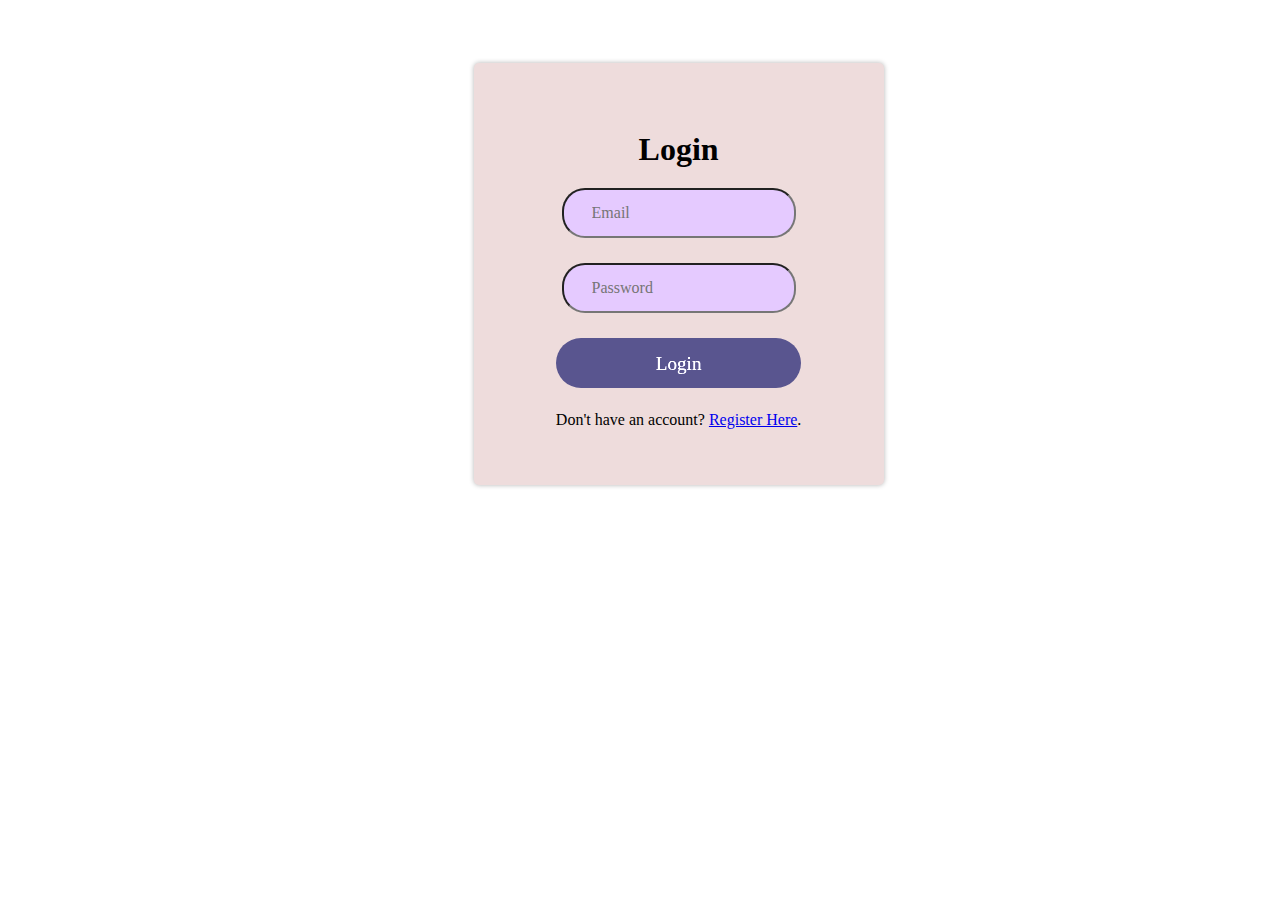
<file: index.html>
<!DOCTYPE html>
<html lang="en">

<head>
    <meta charset="UTF-8">
    <meta http-equiv="X-UA-Compatible" content="IE=edge">
    <meta name="viewport" content="width=device-width, initial-scale=1.0">
    <title>Login</title>
    <link rel="stylesheet" href="external/normalize.css">
    <link rel="stylesheet" href="css/login.css">
</head>

<body>
    <div class="login_container">
        <form action="calender.html" method="GET" class="login-email">
            <p class="login-text" style="font-size: 2rem; font-weight: 800;">Login</p>
            <div class="input-group">
                <input type="email" placeholder="Email" name="email" value="" required>
            </div>
            <div class="input-group">
                <input type="password" placeholder="Password" name="password" value="" required>
            </div>
            <div class="input-group">
                <button name="submit" class="btn">Login</button>
            </div>
            <p class="login-register-text">Don't have an account? <a href="registration.html">Register Here</a>.
            </p>
        </form>
    </div>
</body>

</html>
</file>
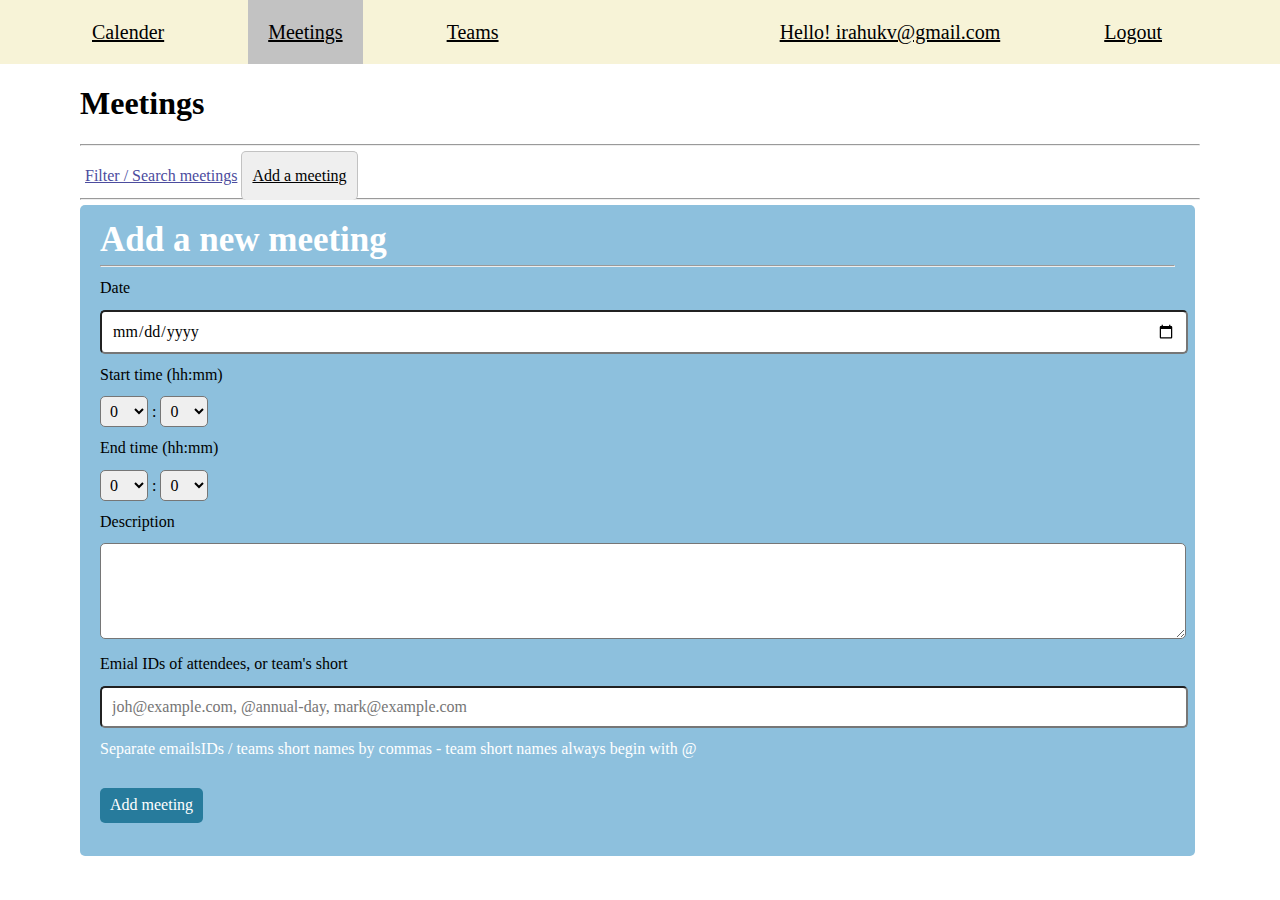
<file: addMeeting.html>
<!DOCTYPE html>
<html lang="en">

<head>
    <meta charset="UTF-8">
    <meta http-equiv="X-UA-Compatible" content="IE=edge">
    <meta name="viewport" content="width=device-width, initial-scale=1.0">
    <title>Meetings</title>
    <link rel="stylesheet" href="external/normalize.css">
    <link rel="stylesheet" href="css/navbar.css">
    <link rel="stylesheet" href="css/utils.css">
    <link rel="stylesheet" href="css/addMeeting.css">

</head>

<body>
    <!-- navbar  -->
    <nav class="navbar">
        <div class="active_page_heading">
            <a href="calender.html">
                <h2> My Meetings</h2>
            </a>
        </div>
        <img class="hamburger" src="images/hamburger.png" alt="hamburger">
        <ul class="navList">
            <div class="left">
                <li><a href="calender.html">Calender</a></li>
                <li class="active"><a href="meetings.html">Meetings</a></li>
                <li><a href="teams.html">Teams</a></li>
            </div>
            <div class="right">
                <li><a href="#">Hello! irahukv@gmail.com</a></li>
                <li><a href="index.html">Logout</a></li>
            </div>
        </ul>
    </nav>
    <!-- Meetings  -->
    <main class="container">
        <h1>Meetings</h1>
        <hr>
        <!-- .........  -->
        <div class="meeting_container">
            <div class="mtng_btn">
                <button class="filter"> <a href="meetings.html">
                        Filter / Search meetings</a>
                </button>
                <button class="add_mtng"> <a href="addMeeting.html">
                        Add a meeting</a>
                </button>
            </div>
        </div>
        <hr class="customHr">



        <div class="add_meeting">
            <h2 style="color: white;font-size: 35px;">Add a new meeting</h2>
            <hr>
            <p>
                Date
            </p>
            <input type="date" id="date" name="date">
            <p>Start time (hh:mm)</p>
            <select name="hour" id="">
                <option value="0">0</option>
                <option value="1">1</option>
                <option value="2">2</option>
                <option value="3">3</option>
                <option value="4">4</option>
                <option value="5">5</option>
                <option value="6">6</option>
                <option value="7">7</option>
                <option value="8">8</option>
                <option value="9">9</option>
                <option value="10">10</option>
                <option value="11">11</option>
                <option value="12">12</option>
                <option>
            </select>
            :
            <select name="min" id="">
                <option value="0">0</option>
                <option value="10">10</option>
                <option value="20">20</option>
                <option value="30">30</option>
                <option value="40">40</option>
                <option value="50">50</option>
                <option value="60">60</option>

                <option>
            </select>
            <p>End time (hh:mm)</p>
            <select name="hour" id="">
                <option value="0">0</option>
                <option value="1">1</option>
                <option value="2">2</option>
                <option value="3">3</option>
                <option value="4">4</option>
                <option value="5">5</option>
                <option value="6">6</option>
                <option value="7">7</option>
                <option value="8">8</option>
                <option value="9">9</option>
                <option value="10">10</option>
                <option value="11">11</option>
                <option value="12">12</option>
                <option>
            </select>
            :
            <select name="min" id="">
                <option value="0">0</option>
                <option value="10">10</option>
                <option value="20">20</option>
                <option value="30">30</option>
                <option value="40">40</option>
                <option value="50">50</option>
                <option value="60">60</option>

                <option>
            </select>
            <p>Description</p>
            <textarea name="" id="" cols="40" rows="4"></textarea>

            <p>Emial IDs of attendees, or team's short</p>
            <input type="text" placeholder="joh@example.com, @annual-day, mark@example.com">
            <p style="color: white;">Separate emailsIDs / teams short names by commas - team short names always
                begin with @
            </p>

            <button>Add meeting</button>
        </div>
    </main>
    <script src="Java/nav.js">
    </script>
</body>

</html>
</file>
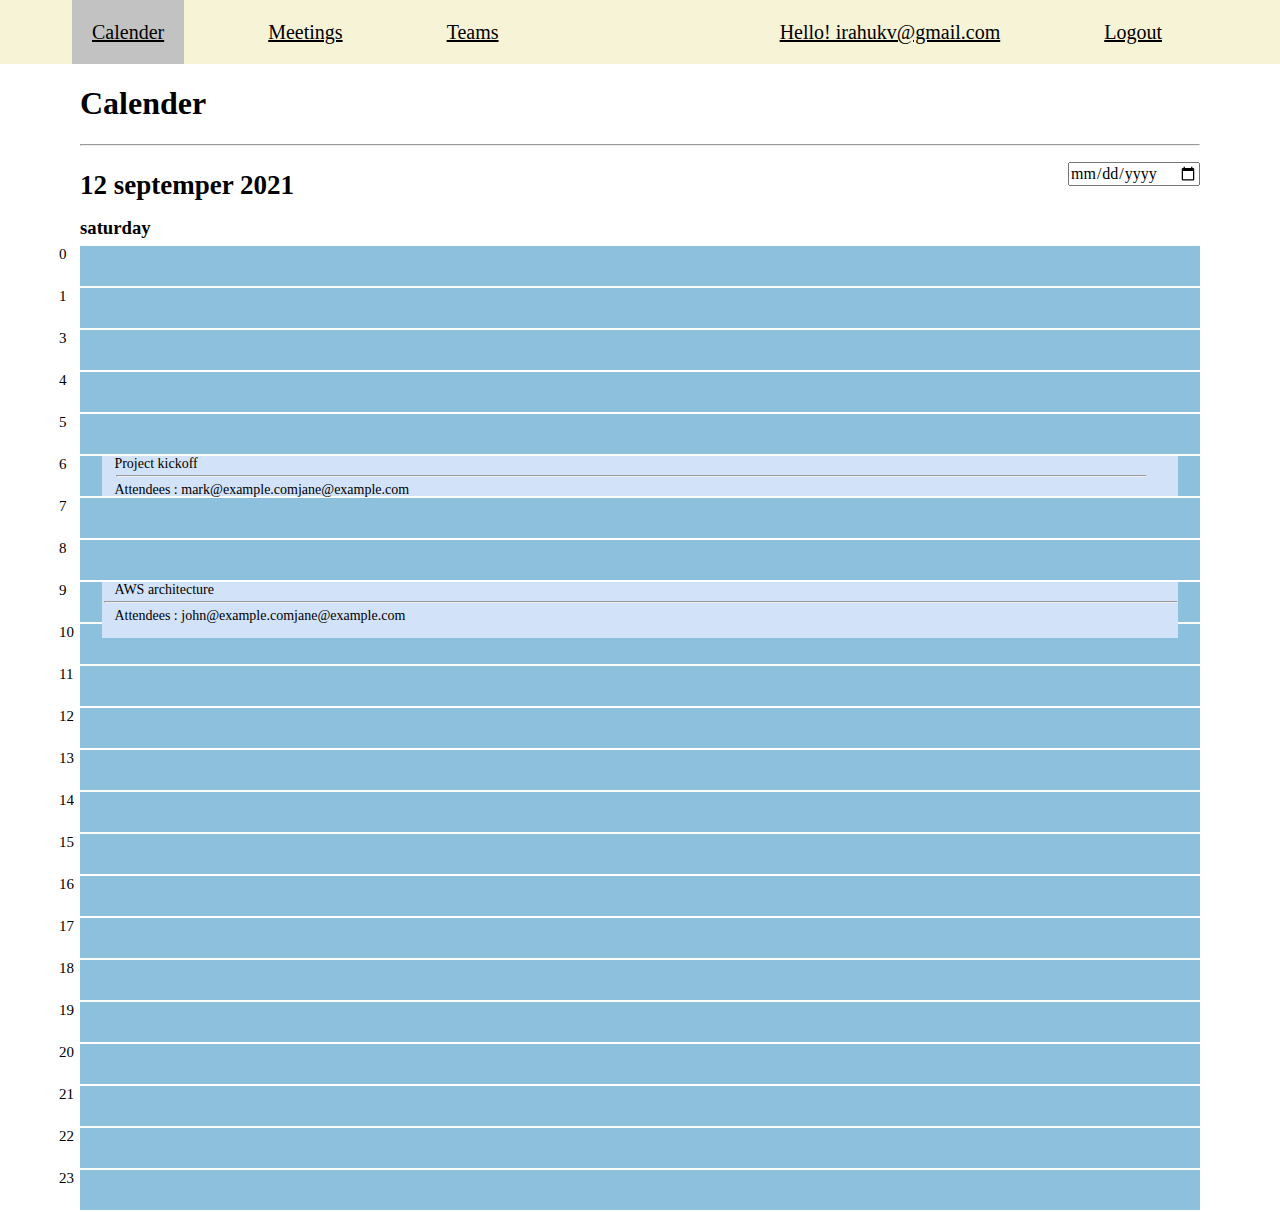
<file: calender.html>
<!DOCTYPE html>
<html lang="en">

<head>
    <meta charset="UTF-8">
    <meta http-equiv="X-UA-Compatible" content="IE=edge">
    <meta name="viewport" content="width=device-width, initial-scale=1.0">
    <title>Calender</title>
    <link rel="stylesheet" href="external/normalize.css">
    <link rel="stylesheet" href="css/utils.css">
    <link rel="stylesheet" href="css/navbar.css">
    <link rel="stylesheet" href="css/calender.css">

</head>

<body>
    <!-- navbar  -->
    <nav class="navbar">
        <div class="active_page_heading">
            <a href="calender.html">
                <h2> My Meetings</h2>
            </a>
        </div>
        <img class="hamburger" src="images/hamburger.png" alt="hamburger">
        <ul class="navList">
            <div class="left">
                <li class="active"><a href="public/calender.html">Calender</a></li>
                <li><a href="meetings.html">Meetings</a></li>
                <li><a href="teams.html">Teams</a></li>
            </div>
            <div class="right">
                <li><a href="#">Hello! irahukv@gmail.com</a></li>
                <li><a href="index.html">Logout</a></li>
            </div>
        </ul>
    </nav>
    <!-- calender  -->
    <main class="container">
        <header>
            <h1>Calender</h1>
        </header>
        <hr>
        <!-- ........  -->

        <div class="cal_heading">
            <h3>12 septemper 2021
            </h3>
            <div class="calender_selector">
                <input type="date" id="birthday" name="birthday">
            </div>
        </div>
        <h3>saturday</h5>
            <div class="calendar">

                <!-- Meeting content  -->
                <div class="calendar">

                    <!-- Markup for 24 hours in the calendar and meetings (start with one meeting, say 7:30 - 8:30) -->
                    <div class="calendar-hours">
                        <p>0</p>
                        <div class="calendar-hour"></div>
                        <p>1</p>
                        <div class="calendar-hour"></div>
                        <p>3</p>
                        <div class="calendar-hour"></div>
                        <p>4</p>
                        <div class="calendar-hour"></div>

                        <p>5</p>
                        <div class="calendar-hour"></div>
                        <p>6</p>
                        <div class="calendar-hour"></div>
                        <p>7</p>
                        <div class="calendar-hour"></div>
                        <p>8</p>
                        <div class="calendar-hour"></div>


                        <p>9</p>
                        <div class="calendar-hour"></div>
                        <p>10</p>
                        <div class="calendar-hour"></div>
                        <p>11</p>
                        <div class="calendar-hour"></div>
                        <p>12</p>
                        <div class="calendar-hour"></div>

                        <p>13</p>
                        <div class="calendar-hour"></div>
                        <p>14</p>
                        <div class="calendar-hour"></div>
                        <p>15</p>
                        <div class="calendar-hour"></div>
                        <p>16</p>
                        <div class="calendar-hour"></div>

                        <p>17</p>
                        <div class="calendar-hour"></div>
                        <p>18</p>
                        <div class="calendar-hour"></div>
                        <p>19</p>
                        <div class="calendar-hour"></div>
                        <p>20</p>
                        <div class="calendar-hour"></div>

                        <p>21</p>
                        <div class="calendar-hour"></div>
                        <p>22</p>
                        <div class="calendar-hour"></div>
                        <p>23</p>
                        <div class="calendar-hour"></div>

                    </div>

                    <div class="calendar-meetings">
                        <div class="calendar-meeting" data-start-time="7:30" data-end-time="8:30">
                            <p>Project kickoff</p>
                            <hr class="bar">
                            <p>Attendees : mark@example.comjane@example.com</p>
                        </div>
                    </div>
                    <div class="calendar-meetings-2">
                        <div class="calendar-meeting-2" data-start-time="7:30" data-end-time="8:30">
                            <p>AWS architecture</p>
                            <hr class="bar">
                            <p>Attendees : john@example.comjane@example.com</p>
                        </div>
                    </div>
                </div>

    </main>
    <script src="Java/nav.js"></script>
</body>

</html>
</file>
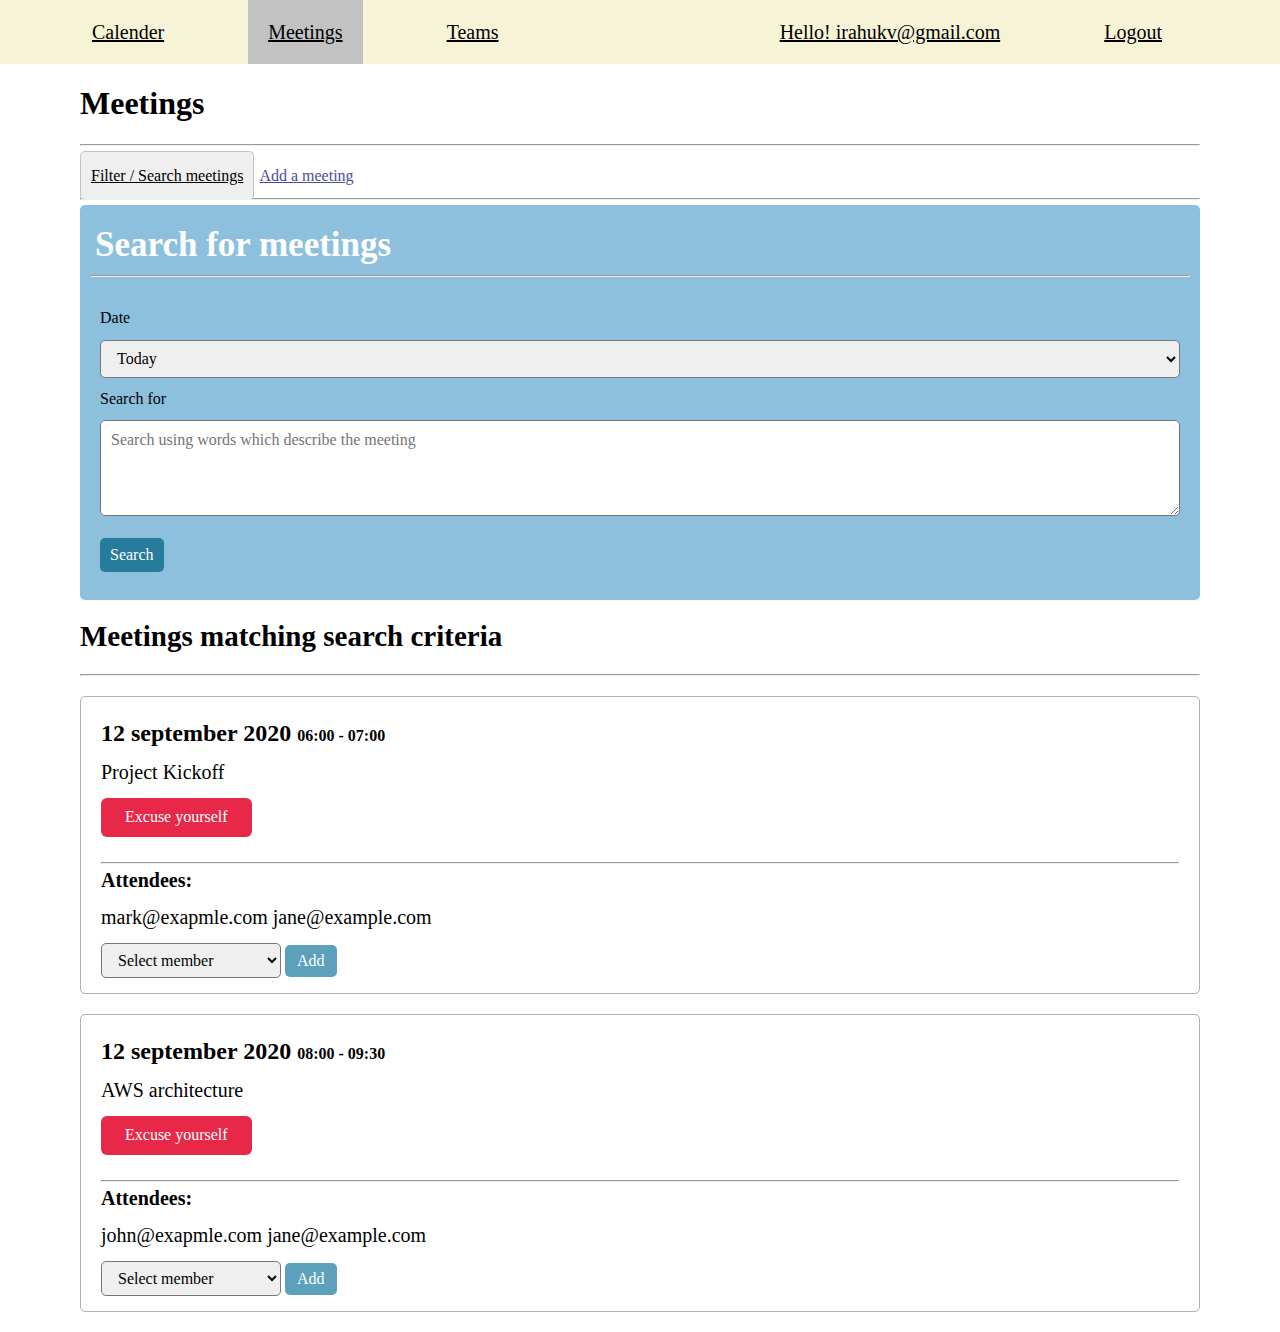
<file: meetings.html>
<!DOCTYPE html>
<html lang="en">

<head>
    <meta charset="UTF-8">
    <meta http-equiv="X-UA-Compatible" content="IE=edge">
    <meta name="viewport" content="width=device-width, initial-scale=1.0">
    <title>Meetings</title>
    <link rel="stylesheet" href="external/normalize.css">
    <link rel="stylesheet" href="css/utils.css">
    <link rel="stylesheet" href="css/navbar.css">
    <link rel="stylesheet" href="css/meetings.css">
</head>


<!-- navbar  -->
<nav class="navbar">
    <div class="active_page_heading">
        <a href="calender.html">
            <h2> My Meetings</h2>
        </a>
    </div>
    <img class="hamburger" src="images/hamburger.png" alt="hamburger">
    <ul class="navList">
        <div class="left">
            <li><a href="calender.html">Calender</a></li>
            <li class="active"><a href="meetings.html">Meetings</a></li>
            <li><a href="teams.html">Teams</a></li>
        </div>
        <div class="right">
            <li><a href="#">Hello! irahukv@gmail.com</a></li>
            <li><a href="index.html">Logout</a></li>
        </div>
    </ul>
</nav>

<!-- Meetings  -->
<main class="container">
    <h1>Meetings</h1>
    <hr>
    <!-- .........  -->
    <div class="meeting_container">
        <div class="mtng_btn">
            <button class="filter"> <a href="meetings.html">
                    Filter / Search meetings</a>
            </button>
            <button class="add_mtng"> <a href="addMeeting.html">
                    Add a meeting</a>
            </button>
        </div>
    </div>
    <hr class="customHr">

    <div class="searchBox">
        <h2> Search for meetings</h2>
        <hr style="margin:10px ;">

        <div class="date_search">

            <p>Date</p>
            <select class="date_search_dwopdown" name="date" id="date">
                <option value="All">All</option>
                <option value="Past">Past</option>
                <option value="Today" selected>Today</option>
                <option value="Upcoming">Upcoming</option>
            </select>

            <p>Search for</p>
            <textarea name="" id="" cols="48" rows="4"
                placeholder="Search using words which describe the meeting "></textarea>
            <br>
            <button>Search</button>
        </div>

    </div>
    <h2 style="margin: 20px 0; font-size: 29px;">Meetings matching search criteria</h2>
    <!-- ...attedees_box....  -->
    <hr>
    <div class="attedees_box">
        <h3 style="font-size:24px ;">12 september 2020 <span style="font-size: 16px;">06:00 - 07:00</span></h3>
        <p>Project Kickoff</p>
        <button class="excuse_btn">Excuse yourself</button>
        <hr>
        <h4 style="font-size: 20px;">Attendees:</h4>
        <p>mark@exapmle.com jane@example.com</p>
        <select class="attedees_box_dropdown" name="date" id="date">
            <option value="Select member" selected>Select member</option>
            <option value="john@example.com">john@example.com</option>
            <option value="jane@example.com">jane@example.com</option>
            <option value="mark@example.com">mark@example.com</option>
        </select>
        <button class="add_btn">Add</button>
    </div>

    <div class="attedees_box">
        <h3 style="font-size:24px ;">12 september 2020 <span style="font-size: 16px;">08:00 - 09:30</span></h3>
        <p>AWS architecture</p>
        <button class="excuse_btn">Excuse yourself</button>
        <hr>
        <h4 style="font-size: 20px;">Attendees:</h4>
        <p>john@exapmle.com jane@example.com</p>
        <select class="attedees_box_dropdown" name="date" id="date">
            <option value="Select member" selected>Select member</option>
            <option value="john@example.com">john@example.com</option>
            <option value="jane@example.com">jane@example.com</option>
            <option value="mark@example.com">mark@example.com</option>
        </select>
        <button class="add_btn">Add</button>
    </div>
</main>
<script src="Java/nav.js">
</script>
</body>

</html>
</file>
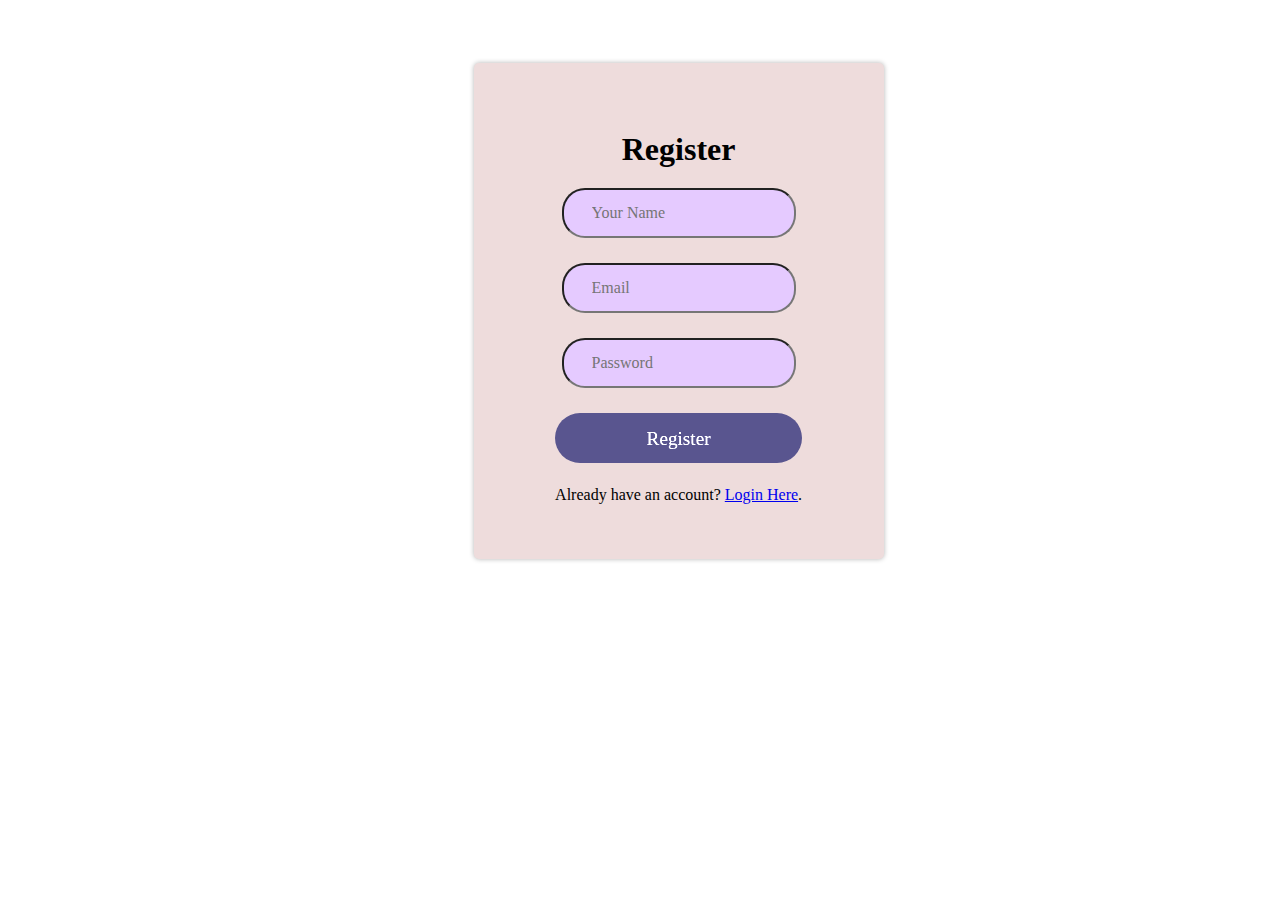
<file: registration.html>
<!DOCTYPE html>
<html lang="en">

<head>
    <meta charset="UTF-8">
    <meta http-equiv="X-UA-Compatible" content="IE=edge">
    <meta name="viewport" content="width=
    , initial-scale=1.0">
    <title>Register</title>
    <link rel="stylesheet" href="external/normalize.css">
    <link rel="stylesheet" href="css/login.css">
</head>

<body>
    <div class="login_container">
        <form action="index.html" method="GET" class="login-email">
            <p class="login-text" style="font-size: 2rem; font-weight: 800;">Register</p>
            <div class="input-group">
                <input type="text" placeholder="Your Name" name="text" value="" required>
            </div>
            <div class="input-group">
                <input type="email" placeholder="Email" name="email" value="" required>
            </div>
            <div class="input-group">
                <input type="password" placeholder="Password" name="password" value="" required>
            </div>
            <div class="input-group">
                <button name="submit" class="btn">Register</button>
            </div>
            <p class="login-register-text">Already have an account? <a href="index.html">Login Here</a>.</p>
        </form>
    </div>
</body>

</html>
</file>
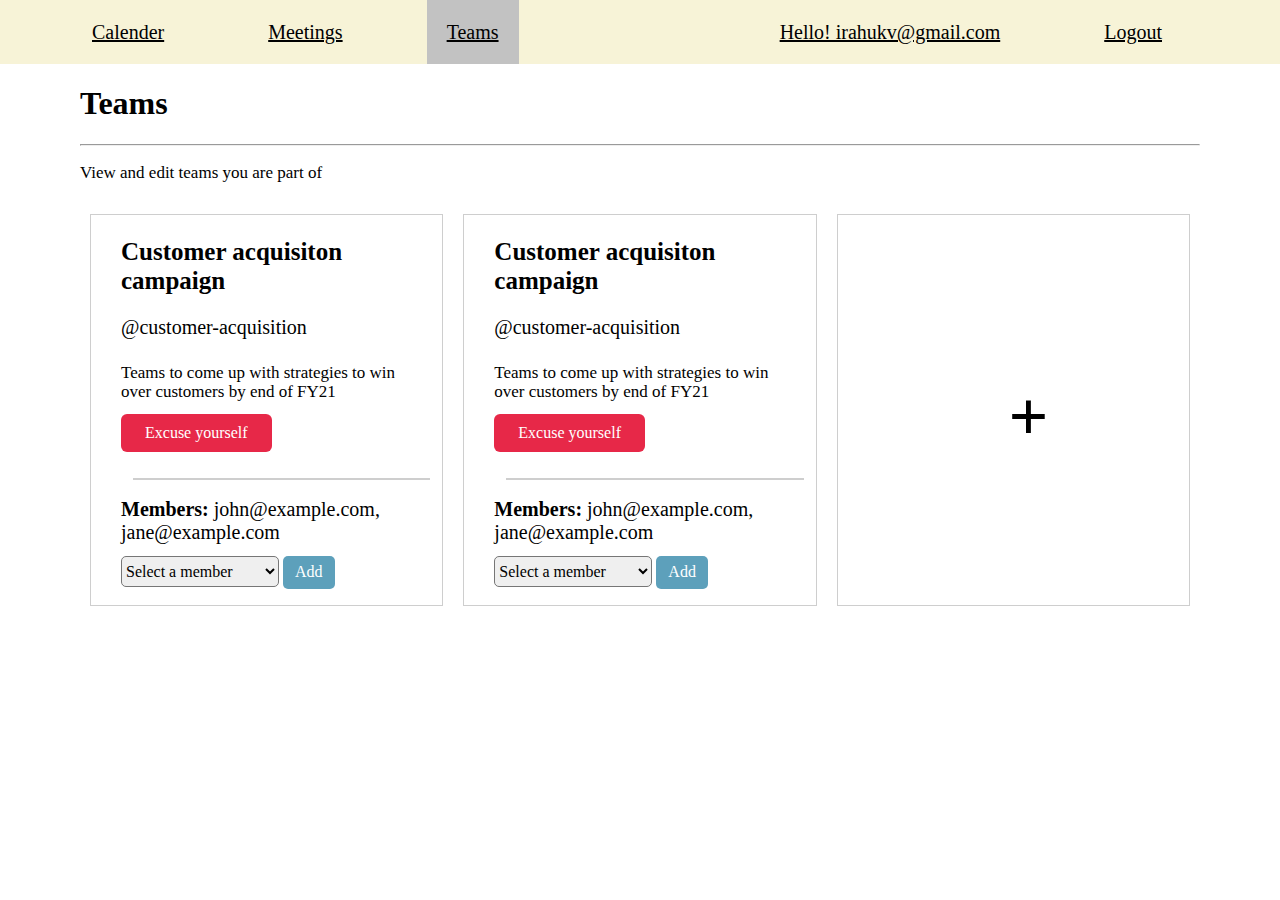
<file: teams.html>
<!DOCTYPE html>
<html lang="en">

<head>
    <meta charset="UTF-8">
    <meta http-equiv="X-UA-Compatible" content="IE=edge">
    <meta name="viewport" content="width=device-width, initial-scale=1.0">
    <title>Teams</title>
    <link rel="stylesheet" href="external/normalize.css">
    <link rel="stylesheet" href="css/utils.css">
    <link rel="stylesheet" href="css/navbar.css">
    <link rel="stylesheet" href="css/teams.css">
</head>

<body>
    <!-- navbar  -->
    <nav class="navbar">
        <div class="active_page_heading">
            <a href="calender.html">
                <h2> My Meetings</h2>
            </a>
        </div>
        <img class="hamburger" src="images/hamburger.png" alt="hamburger">
        <ul class="navList">
            <div class="left">
                <li><a href="calender.html">Calender</a></li>
                <li><a href="meetings.html">Meetings</a></li>
                <li class="active"><a href="teams.html">Teams</a></li>
            </div>
            <div class="right">
                <li><a href="#">Hello! irahukv@gmail.com</a></li>
                <li><a href="index.html">Logout</a></li>
            </div>
        </ul>
    </nav>

    <main class="container">
        <h1>Teams</h1>
        <hr>
        <!-- ........  -->
        <p> View and edit teams you are part of</p>
        <!-- Teams  -->
        <div class="boxes">
            <div class="acquisition_box">
                <h3>Customer acquisiton campaign </h3>
                <p>@customer-acquisition</p>
                <p class="subheading">
                    Teams to come up with strategies to win over customers by end of FY21
                </p>
                <button class="excuse_btn">Excuse yourself</button>
                <hr>
                <p class="mem_emails"> <span> Members:</span> john@example.com,
                    jane@example.com
                </p>
                <div class="dropdown">
                    <select name="member" id="member">
                        <option value="volvo">Select a member</option>
                        <option value="saab"> jane@example.com</option>
                        <option value="mercedes">john@example.com</option>
                        <option value="audi">doe@example.com</option>
                        <option value="audi">adam@example.com</option>

                    </select>
                    <button class="add_btn">Add</button>
                </div>
            </div>
            <!-- ........  -->
            <div class="acquisition_box">
                <h3>Customer acquisiton campaign </h3>
                <p>@customer-acquisition</p>
                <p class="subheading">
                    Teams to come up with strategies to win over customers by end of FY21
                </p>
                <button class="excuse_btn">Excuse yourself</button>
                <hr>
                <p class="mem_emails"> <span> Members:</span> john@example.com,
                    jane@example.com
                </p>
                <div class="dropdown">
                    <select name="member" id="member">
                        <option value="volvo">Select a member</option>
                        <option value="saab"> jane@example.com</option>
                        <option value="mercedes">john@example.com</option>
                        <option value="audi">doe@example.com</option>
                        <option value="audi">adam@example.com</option>
                    </select>
                    <button class="add_btn">Add</button>
                </div>
            </div>
            <!-- .....Add button.....  -->
            <div class="mem_add_btn">
                <h3 style="font-size: 70px;">+</h3>
            </div>
        </div>
    </main>
    <script src="Java/nav.js"></script>

</body>

</html>
</file>
<file: css/login.css>
.login_container{
    width: 265px;
    min-height: 342px;
    margin: 10rem 1.5rem;
    background: rgb(238, 220, 220);
    border-radius: 5px;
    box-shadow: 0 0 5px rgb(0 0 0 / 30%);
    padding: 40px 30px;
    line-height: 0.9;
    /* display: flex;
    justify-content: center;
    align-items: center; */

}

.login_container .login-text {
    color: rgb(0, 0, 0);
    font-weight: 500;
    font-size: 1.1rem;
    text-align: center;
    margin-bottom: 20px;
    display: block;
    text-transform: capitalize;
}


.login_container .login-email .input-group {
    display: flex;
    justify-content: center;
    width: 100%;
    height: 50px;
    margin: 25px 0;
  
}
input{
    background-color: rgb(229, 202, 255);
    border-radius: 23px;
    padding-left: 28px;
    
}

.login_container  .btn {
    display: block;
    width: 100%;
    padding: 15px 20px;
    text-align: center;
    border: none;
    background: rgb(74, 71, 119);
    outline: none;
    border-radius: 30px;
    font-size: 1.2rem;
    color: rgb(255, 255, 255);
    cursor: pointer;
    transition: .3s;
}
.login_container:hover{
    background-color: rgb(214, 214, 238);
}

.btn, .input-group:hover{
    filter: brightness(120%);
}


.login_container .login-email .input-group input:focus, .login-email .input-group input:valid {
    border-color: rgb(81, 77, 134);
}

@media only screen and (min-width: 600px) {
    .login_container{
        display: flex;
        justify-content: center;
        width: 350px;
        min-height: 342px;
        margin: 3.91rem 2.5rem;
        margin-left: 37%;
    }
}
</file>
<file: css/navbar.css>
.navbar{
    width: 100%;
    height: 64px;
    background-color: rgb(247, 243, 215);
 
    
}
nav{
    display: flex;
    align-items: center;
    justify-content: space-between;
    flex-wrap: wrap;
   
}
.active_page_heading{
    margin:0.5rem 2rem;
}

.hamburger{
    margin-right: 2rem;
    box-shadow: 0 0 5px rgb(0 0 0 / 30%);
   
}
nav ul{
    display: none;
    margin: 22px 0;
    width: 100%;
    height: auto;
    text-align: center;
    padding: 2rem 0;
    background-color: rgb(245, 245, 226);
    border: 1px solid rgb(247, 239, 178);
    z-index: 1;
}
.navList.show{
    display: block;
    float: left;

}
nav ul{
    text-decoration: none;
    line-height: 4rem; 
    font-size: 20px;   
}

a{
    color: black;
}

nav .left.right, li:hover {
    font-size:20.5px ;
}
nav .left li:hover {
   
    background-color: rgb(194, 194, 194) ;
}
.active {
    background-color: rgb(194, 194, 194) ;
}
h3{
    margin: 8px 0;
}


@media (min-width: 600px) {
    .hamburger, .active_page_heading{
        display: none;
    }

    nav ul.navList{
        width: 100%;
        display: flex;
        align-items: center;
        background-color: transparent;
        margin:0 50px 0 56px;
        padding: 0;
        border: none;
    }

    nav ul{
        display: flex;
        text-decoration: none;
        list-style-type: none;
        justify-content: space-between;
        
    }
    nav ul li{
        float: left;
        margin: 0 3rem 0 1rem;
        padding: 0 20px 0 20px;
    }
    nav li:hover {
        font-size:20px ;
    }



}
</file>
<file: css/utils.css>
*{
    margin: 0;
    padding: 0;
 
}
.container{
    margin: 0 2rem;
}
hr{
    margin: 5px 0;
}

 /* Media queries  */
@media (min-width: 700px) {
    .container{
        margin: 0 5rem;
    }
}
</file>
<file: css/addMeeting.css>
.mtng_btn{
    background-color: rgb(255, 255, 255);
    
}
.add_mtng{
    padding: 15px 10px;
    border: 1px solid rgb(194, 194, 194) ;
    border-radius: 5px;
}
.filter{
    color: rgb(167, 167, 209);
    margin-right: -5px;
    padding: 13px 5px;
    border: none;
    background-color: rgb(255, 255, 255);
}
.filter a{
    color: rgb(76, 76, 158);
}
.filter:hover{
    border: 1px solid rgb(177, 177, 177) ;
}

.add_mtng{
    border-bottom: rgb(95, 68, 68);
}
.customHr{
    margin-top: -2px ;
}

/*......... add meeting ....... */

.add_meeting{
    width: 90%;
    height: auto;
    background-color: rgb(141,192,221);
    padding: 15px 20px;
    border-radius: 5px;
    /* box-sizing: border-box; */
}
.add_meeting p{
    margin:12px 0px;
}
input, textarea{
    width: 95%;
    border-radius: 5px;
    padding:10px  ;
}
select{
    padding: 5px;
    border-radius: 5px;
}
.add_meeting button{
    margin: 18px 0;
    padding: 8px 10px;
    border: none;
    border-radius: 5px;
    color: white;
    background-color: rgb(39, 123, 156);
}

@media (min-width: 600px) {
    .add_meeting{

        width: 96%;
    }
    input{
        width: 99%;
    }
    input, textarea{
        width: 99%;
        border-radius: 5px;
        padding:10px  ;
    }
}
</file>
<file: css/calender.css>
.cal_heading{
margin: 1rem 0 0 0;
display: flex;
justify-content: space-between;
}
.cal_heading h3{
    font-size: 27px;
}

.calender_selector input{
    float: right;
    width: 69%;
    overflow: hidden;
    text-overflow: ellipsis;
}
.calendar-hour {
    height: 40px;
    margin: 2px 0;
    background-color: rgb(141, 192, 221);
}

.calendar {
    position: relative;
}
.calendar-meetings, .calendar-meetings-2{
    position: absolute;
    width: 96%;
    background-color: rgb(210, 226, 248);
    height: 40px;
    left:2%;
    font-size: 14px;
}

.calendar-meetings {
    top: 210px;
}
.calendar-meetings-2{
    top: 336px;
    height: 56px;
}

.calendar-meeting, .calendar-meeting-2 p{
    padding-left:12px ;
}

.bar{
margin:3px 0 5px 2px;
}
.calendar-hours p{
    position: absolute;
    margin-left:-21px ;
    font-size: 15px;
    
}

/* Media quaries  */

@media (min-width: 600px) {
    .calender_selector input{
        width: 100%;
      
       
    }
    .calendar-meeting {
        width: 96%;
    }
    
}
</file>
<file: css/meetings.css>
.mtng_btn{
    background-color: rgb(255, 255, 255);
    
}
.filter{
    padding: 15px 10px;
    border: 1px solid rgb(194, 194, 194) ;
    border-radius: 5px;
}
.add_mtng{
    margin-left:-4px ;
    padding: 13px 5px; 
    border: none;
    background-color: rgb(255, 255, 255);

}
.add_mtng:hover{
    border: 1px solid rgb(177, 177, 177) ;
}
.add_mtng a{
    color: rgb(76, 76, 158);
}

.filter{
    border-bottom: white;
}

.customHr{
    margin-top: -2px ;
}
.searchBox{
    width: 100%;
    height: auto;
    background-color: rgb(141, 192, 221);
    border-radius: 5px;
}
.searchBox h2{
    color: white;
    padding: 20px 0 0 15px;
    font-size: 35px;
}
.searchBox option{
    background-color:rgb(141, 192, 221);
    width: 70%;
    border-radius: 5px;
}


/* date search  */
.date_search{
    padding: 10px 20px ;
}
.date_search p{
 margin:12px 0px;
} 
.date_search_dwopdown{
    width: 100%;
    height: 38px;
    padding-left: 12px;
    border-radius: 5px;
}
textarea{
    width: 94%;
    padding: 10px;
    border-radius: 5px;
}
.date_search button{
    margin: 18px 0;
    padding: 8px 10px ;
    border: none;
    border-radius: 5px;
    color: white;
    background-color: rgb(39, 123, 156);
}


/* attendees box */

.attedees_box{
    width: auto;
    height: auto;
    margin: 20px 0px;
    padding: 15px 20px;
    border: 1px solid rgb(177, 177, 177);
    border-radius: 5px;
}
.attedees_box p{
    font-size: 20px;
    margin:14px 0px;
}
.excuse_btn{
    background-color: rgb(231, 40, 72);
    color: white;
    border: none;
    padding:10px 24px;
    border-radius: 6px;
    margin-bottom: 20px;
}
.attedees_box_dropdown{
    padding: 7px 12px;
    border-radius:5px ;
}
.add_btn{
    background-color:rgb(93, 160, 187) ;
    color: white;
    border: none;
    padding: 7px 12px;
    border-radius:5px ;
}
    




@media (min-width:600px) {
    textarea{
        width: 98%;
    }
}
</file>
<file: css/teams.css>
p{
    font-size: 17px;
    
    padding: 12px 0;
}
.acquisition_box, .mem_add_btn{
border: 1px solid rgb(206, 206, 206);
width: 285px;
height: 375px;
padding: 15px 0 0 30px;
margin: 20px 0px;

}
.acquisition_box  h3{
    font-size: 25px;
}
.acquisition_box p{
    font-size: 20px;
}
.acquisition_box .subheading{
    font-size:17px ;
    padding-right: 20px;
}
.excuse_btn{
    background-color: rgb(231, 40, 72);
    color: white;
    border: none;
    padding:10px 24px;
    border-radius: 6px;
    margin-bottom: 20px;
}
.acquisition_box hr{
    border:1px solid  rgb(206, 206, 206);
    margin:6px 12px;
}

.mem_emails{
    padding:8 4px ;
}
.mem_emails span{
    font-weight: bold;
}
select{
    padding: 5px 0px;
    border-radius:5px ;
}
.add_btn{
    background-color:rgb(93, 160, 187) ;
    color: white;
    border: none;
    padding: 7px 12px;
    border-radius:5px ;
}
.mem_add_btn{
display: flex;
justify-content: center;
align-items: center;
font-size: 40px;
}

/* media quaries  */
@media (min-width: 600px) {
    .acquisition_box, .mem_add_btn{
        /* border: 1px solid rgb(206, 206, 206); */
            width: 385px;}
    .boxes{
        display: flex;
        justify-content: space-between;
    }
    .acquisition_box, .mem_add_btn{
        margin: 20px 10px;
    }
   
}
</file>
